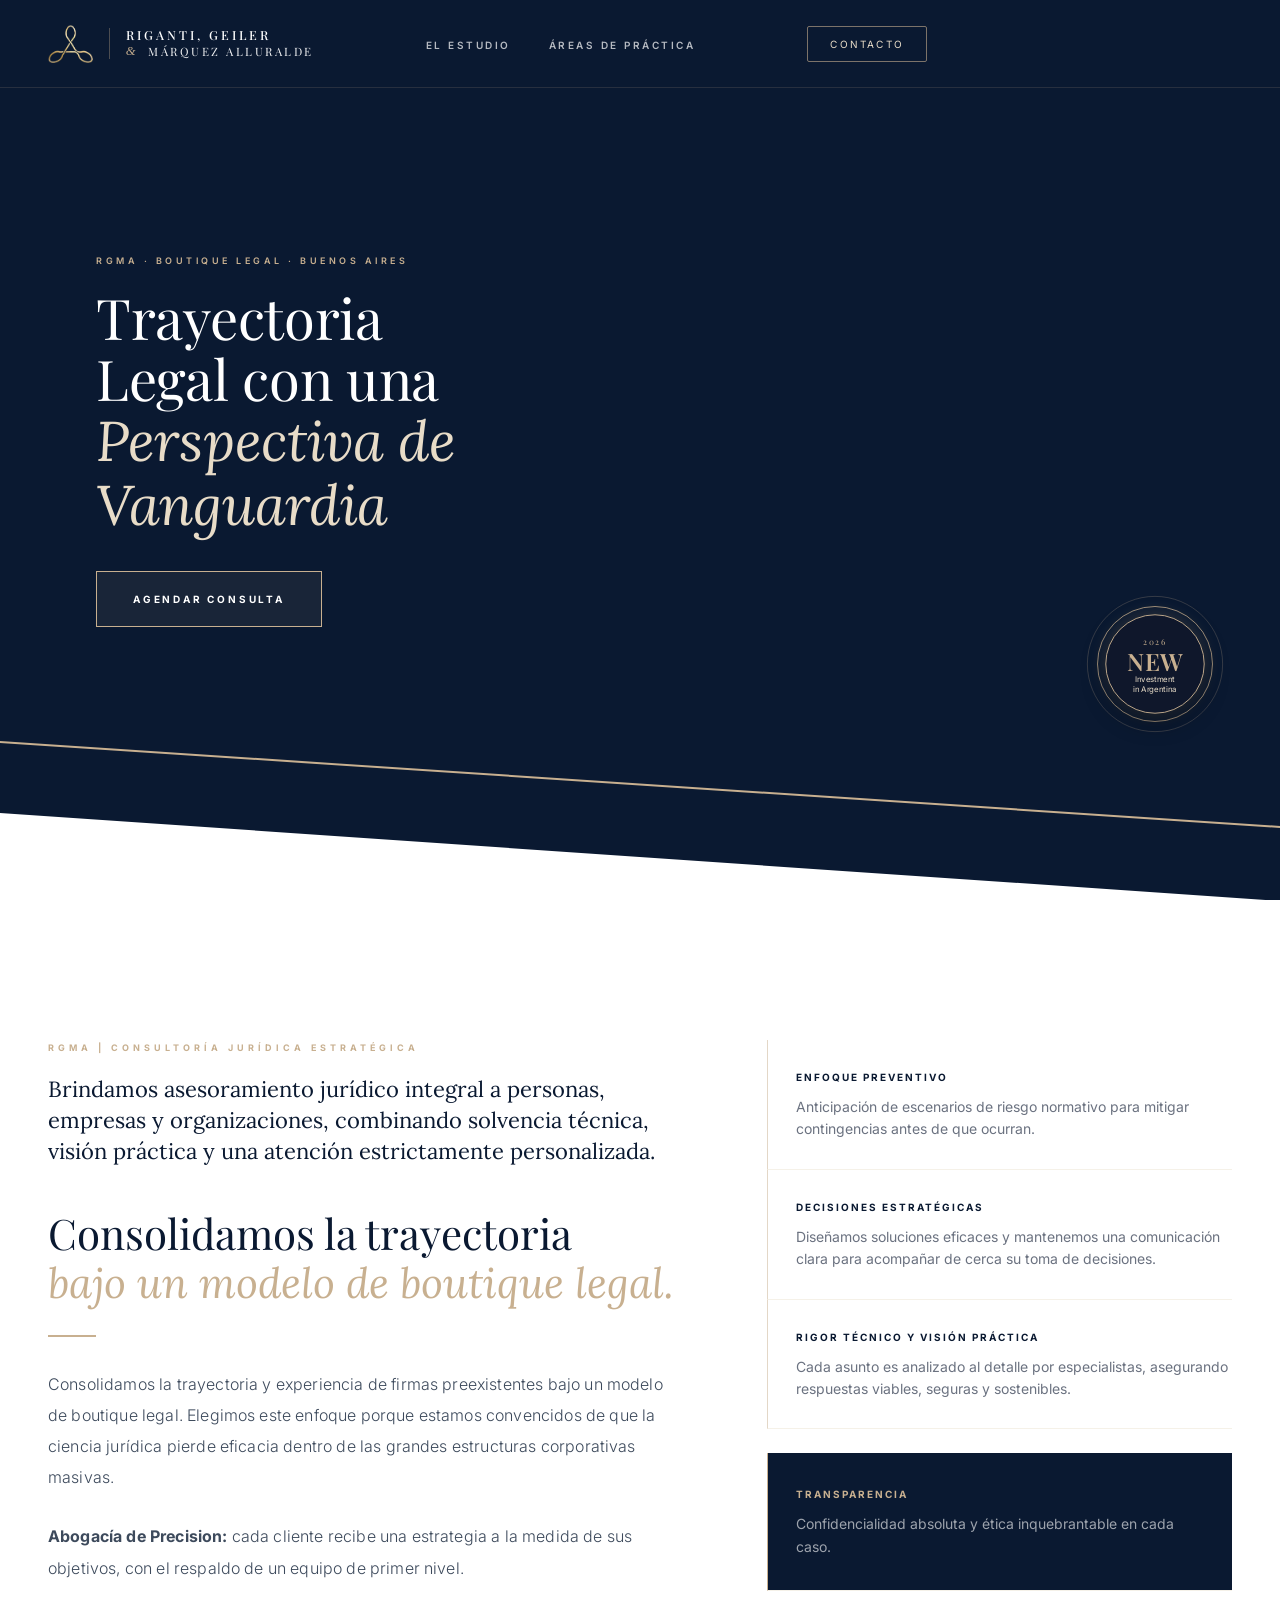
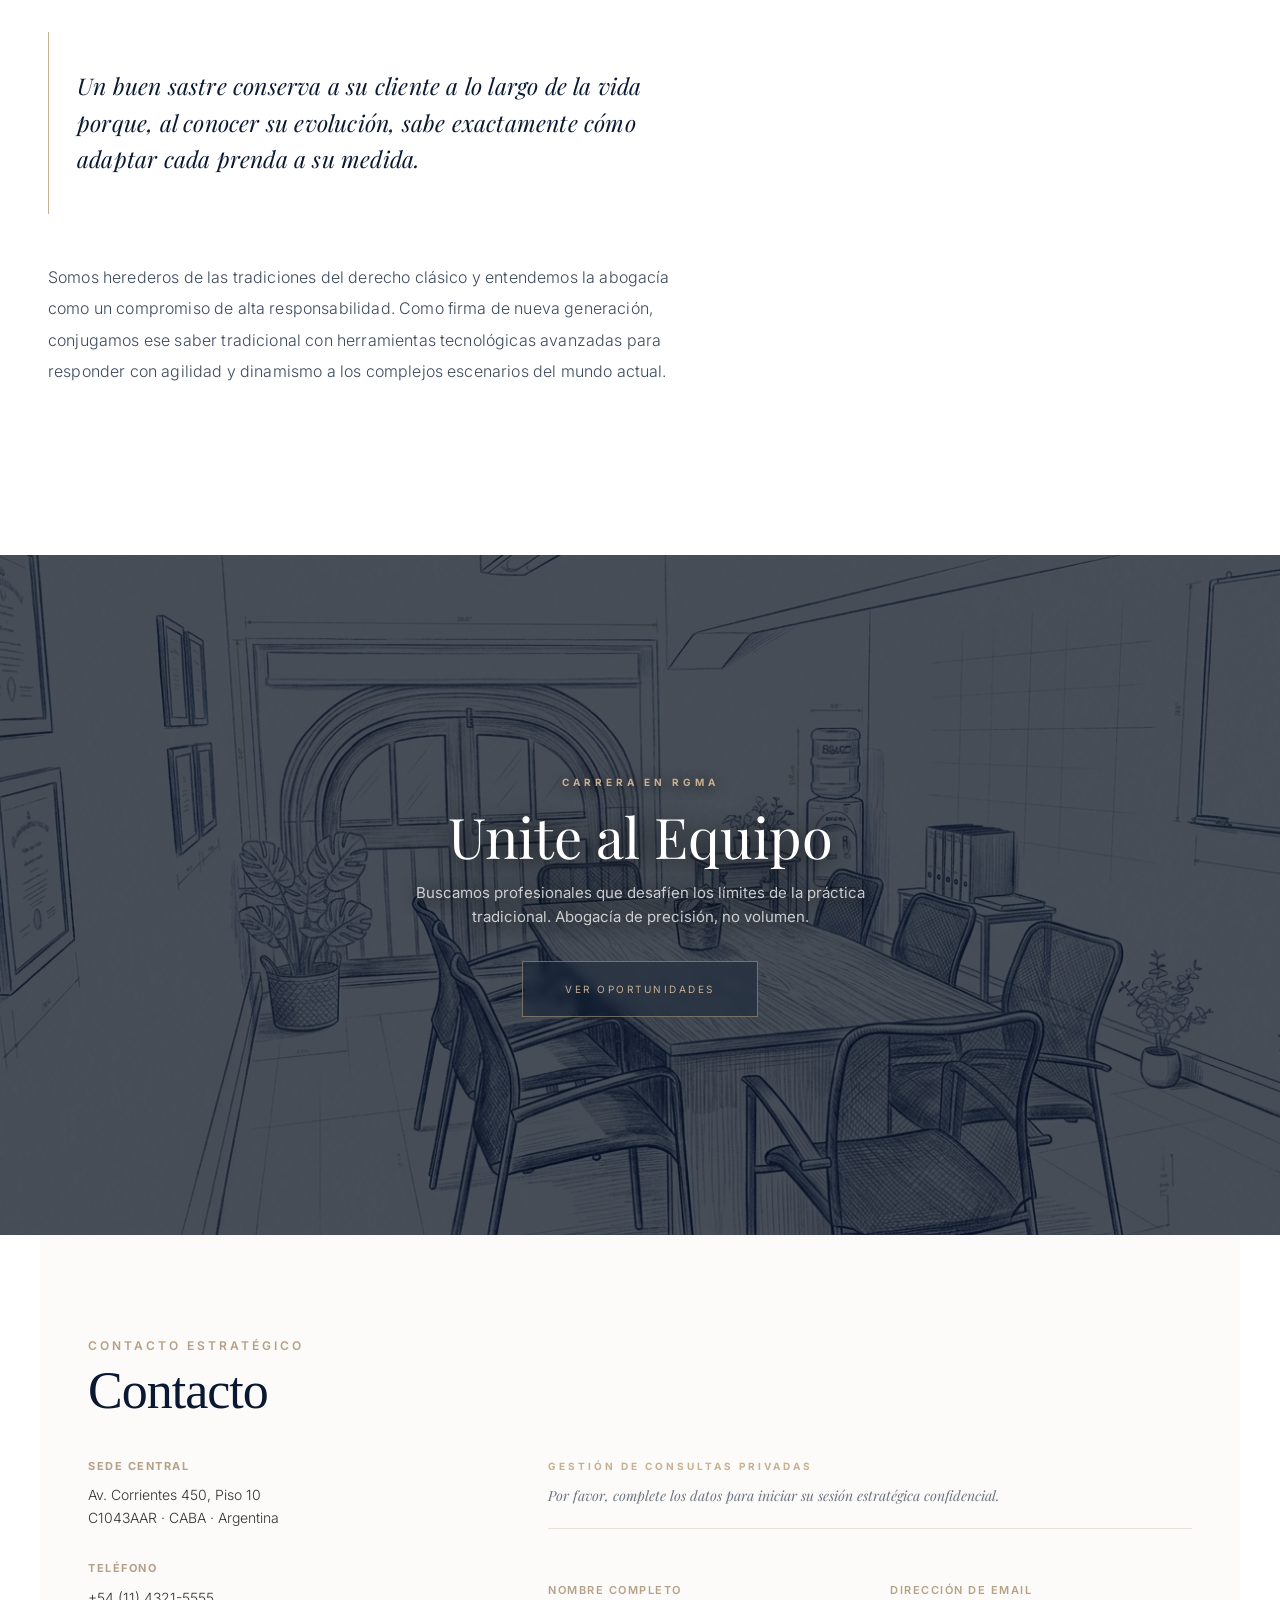
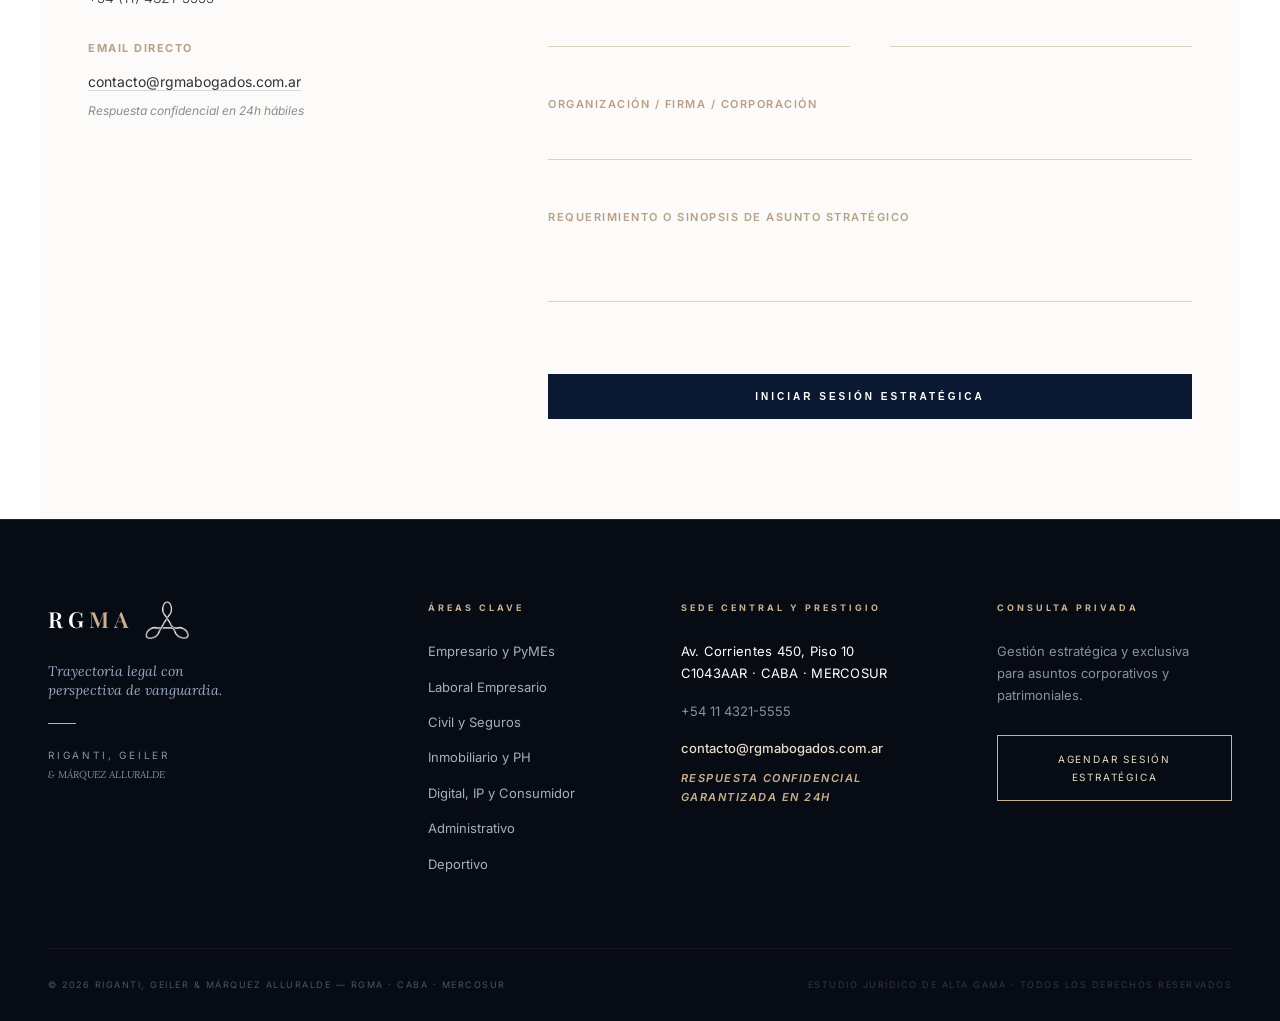
<file: index.html>
<!DOCTYPE html>
<html lang="es">
<head>
    <meta charset="UTF-8">
    <meta name="viewport" content="width=device-width, initial-scale=1.0">
    <title>Riganti, Geiler & Márquez Alluralde - Abogados | RGMA</title>
    <link rel="preconnect" href="https://fonts.googleapis.com">
    <link rel="preconnect" href="https://fonts.gstatic.com" crossorigin>
    <link href="https://fonts.googleapis.com/css2?family=Inter:wght@300;400&family=Playfair+Display:ital@0,400;1,400&display=swap" rel="stylesheet">
    <link rel="stylesheet" href="style.css">
    <style>
      /* FIX NUCLEAR - No pinta hasta que la fuente está lista */
      #inicio{opacity:0;}
      html.fonts-loaded #inicio{opacity:1; transition: opacity 0.4s ease;}
      html.fonts-failed #inicio{opacity:1;} /* por si falla Google */
    </style>
    <script>
      // Espera a que Playfair baje y recién muestra
      document.fonts.ready.then(function(){
        document.documentElement.classList.add('fonts-loaded');
      });
      // Fallback: si en 3s no carga, muestra igual
      setTimeout(function(){
        if(!document.documentElement.classList.contains('fonts-loaded')){
          document.documentElement.classList.add('fonts-failed');
        }
      }, 3000);
    </script>
</head>
<body>

<!-- CONTACTO FLOTANTE PREMIUM (Sin iconos de texto tipográficos) -->
<div class="barra-flotante-contacto">
    <a href="#contacto" class="item-flotante"><span>CONTACTO</span><div class="icono-flotante-svg"><svg viewBox="0 0 24 24" width="16" height="16" stroke="currentColor" stroke-width="1.5" fill="none"><path d="M4 4h16c1.1 0 2 .9 2 2v12c0 1.1-.9 2-2 2H4c-1.1 0-2-.9-2-2V6c0-1.1.9-2 2-2z"/><path d="m22 6-10 7L2 6"/></svg></div></a>
    <a href="tel:+541143215555" class="item-flotante"><span>LLAMAR</span><div class="icono-flotante-svg"><svg viewBox="0 0 24 24" width="16" height="16" stroke="currentColor" stroke-width="1.5" fill="none"><path d="M22 16.92v3a2 2 0 0 1-2.18 2 19.79 19.79 0 0 1-8.63-3.07 19.5 19.5 0 0 1-6-6 19.79 19.79 0 0 1-3.07-8.67A2 2 0 0 1 4.11 2h3a2 2 0 0 1 2 1.72 12.84 12.84 0 0 0 .7 2.81 2 2 0 0 1-.45 2.11L8.09 9.91a16 16 0 0 0 6 6l1.27-1.27a2 2 0 0 1 2.11-.45 12.84 12.84 0 0 0 2.81.7A2 2 0 0 1 22 16.92z"/></svg></div></a>
    <a href="#contacto" class="item-flotante"><span>UBICACIÓN</span><div class="icono-flotante-svg"><svg viewBox="0 0 24 24" width="16" height="16" stroke="currentColor" stroke-width="1.5" fill="none"><path d="M21 10c0 7-9 13-9 13s-9-6-9-13a9 9 0 0 1 18 0z"/><circle cx="12" cy="10" r="3"/></svg></div></a>
</div>

<header id="mainHeader" class="sticky-header-premium">
    <a href="index.html" class="marca-estudio">
  <div class="logo-lockup" style="display:flex;align-items:center;gap:12px">
    <!-- CAMBIO CLAVE: archivo que funciona -->
    <img src="logo-final.webp" alt="RGMA Logo" style="height:38px;width:auto;display:block;background:transparent!important;mix-blend-mode:normal!important;">
  </div>
  <div class="nombre-estudio">
    <span class="apellido-principal">RIGANTI, GEILER</span>
    <span class="apellido-secundario"><span style="font-family:'Times New Roman',serif;font-style:italic;font-weight:400;font-size:1.1em;margin-right:5px;color:#C8B090;">&</span> MÁRQUEZ ALLURALDE</span>
  </div>
</a>

    <nav class="nav-desktop">
      <ul>
        <li><a href="#inicio" class="nav-link-editorial">EL ESTUDIO</a></li>
        <li class="nav-item-mega">
          <a href="#" id="triggerMega" class="nav-link-editorial">ÁREAS DE PRÁCTICA</a>
          <div class="mega-panel">
            <div class="mega-left">
              <span>RGMA / 2026</span>
              <h2 class="mega-title-editorial">Áreas de<br>Práctica</h2>
              <div class="mega-line"></div>
              <p>Especialización<br>a medida.</p>
            </div>
            <!-- UNIFICADO A NOMENCLATURA PREMIUM (Limpieza de flechas texto) -->
          <div class="mega-grid-simple">
  <a href="./pymes.html">Empresario y PyMEs <span class="arrow-css"></span></a>
  <a href="./laboral-empresario.html">Laboral Empresario <span class="arrow-css"></span></a>
  <a href="./derechofamiliaysucesiones.html">Derecho de Familia y Sucesiones <span class="arrow-css"></span></a>
  <a href="./inmobiliario-ph.html">Inmobiliario y PH <span class="arrow-css"></span></a>
  <a href="./digital-ip-consumidor.html">Digital, IP y Consumidor <span class="arrow-css"></span></a>
  <a href="./derecho-administrativo.html">Administrativo <span class="arrow-css"></span></a>
  <a href="./deportivo.html">Deportivo <span class="arrow-css"></span></a>
  <a href="./contratos-preventivo.html">Contratos Preventivo <span class="arrow-css"></span></a>
  <a href="./litigio.html">Litigios <span class="arrow-css"></span></a>
</div>
          </div> 
        </li>
      </ul>
    </nav>
  <div class="right-group">
    <a href="#contacto" class="btn-nav-premium">CONTACTO</a>
    <a href="invertirenargentina.html" class="investment-pill-premium" id="investmentPill">
      <span class="pill-new">NEW 2026</span>
      <span class="pill-text">Investment in Argentina <svg class="arrow-external-svg" viewBox="0 0 24 24" width="12" height="12" stroke="currentColor" stroke-width="2" fill="none"><line x1="7" y1="17" x2="17" y2="7"/><polyline points="7 7 17 7 17 17"/></svg></span>
    </a>
    <button class="btn-burger" id="btnBurger" aria-label="Menu">
      <span></span><span></span><span></span>
    </button>
   </div>
</header>

<style>
/* BLINDAJE ANTI-CUADRADO BLANCO + ALTA COSTURA */
#mainHeader img{
  background:transparent!important;
  filter:none!important;
  mix-blend-mode:normal!important;
}
#mainHeader{
  background:#0A1931;
  border-bottom:1px solid rgba(200,176,144,.15);
}
.marca-estudio{
  display:flex;
  align-items:center;
  gap:16px;
  text-decoration:none;
  transition:opacity .35s cubic-bezier(0.2,0.8,0.2,1);
}
.marca-estudio:hover{opacity:.85}
.nombre-estudio{
  display:flex;
  flex-direction:column;
  border-left:1px solid rgba(200,176,144,.35);
  padding-left:16px;
  line-height:1.1;
}
.apellido-principal{font-family:'Playfair Display',serif;color:#fff;font-size:12.5px;letter-spacing:3px}
.apellido-secundario{font-family:'Playfair Display',serif;color:#fff;font-size:11.5px;letter-spacing:2.5px;margin-top:2px}

/* Transición suave para enlaces premium en lugar de flechas rígidas */
.mega-grid-simple a {
  position: relative;
  transition: all .4s cubic-bezier(0.2,0.8,0.2,1);
}
.mega-grid-simple a:hover {
  padding-left: 6px;
  color: #c5a880;
}
.btn-nav-premium { transition: all .35s cubic-bezier(0.2,0.8,0.2,1)!important }
.investment-pill-premium .pill-text { letter-spacing:1px; display: inline-flex; align-items: center; gap: 4px; }
</style>

<!-- MOBILE OVERLAY PREMIUM -->
<div class="mobile-overlay" id="mobileMenu">
  <div class="mobile-head">
    <span class="mobile-brand-editorial">RGMA</span>
    <button id="closeMobile" aria-label="Cerrar"><svg viewBox="0 0 24 24" width="20" height="20" stroke="currentColor" stroke-width="1.5" fill="none"><line x1="18" y1="6" x2="6" y2="18"/><line x1="6" y1="6" x2="18" y2="18"/></svg></button>
  </div>
  <ul class="mobile-links">
    <li><a href="#inicio">Inicio</a></li>
    <li><a href="#estudio">El Estudio</a></li>
    <li class="mobile-accordion">
      <button class="acc-btn-editorial" id="accAreas">Áreas de Práctica</button>
      <div class="acc-panel" id="panelAreas">
        <a href="corporativo-pymes.html">Corporativo y PyMEs</a>
        <a href="laboral-empresario.html">Laboral Empresario</a>
        <a href="civil-patrimonial-seguros.html">Civil, Patrimonial y Seguros</a>
        <a href="inmobiliario-ph.html">Inmobiliario y PH</a>
        <a href="digital-ip-consumidor.html">Digital, IP y Consumidor</a>
        <a href="administrativo-regulacion.html">Administrativo y Regulación</a>
        <a href="deportivo-entretenimiento.html">Deportivo y Entretenimiento</a>
      </div>
</li>
        <li><a href="invertirenargentina.html" class="mobile-investment-link">Investment in Argentina</a></li>
    <li><a href="#contacto">Contacto</a></li>
    <li class="mobile-cta"><a href="#contacto" class="btn-action-premium">AGENDAR CONSULTA</a></li>
  </ul>
</div>

<section id="inicio" class="hero-principal">
   <video autoplay muted loop playsinline class="hero-video" id="heroVideo">
    <source src="hero-acuarela-12s.mp4" type="video/mp4">
   </video>
    <div class="hero-overlay"></div>
    <div class="hero-contenedor-texto">
        <span class="hero-eyebrow">RGMA · BOUTIQUE LEGAL · BUENOS AIRES</span>
        <h1 class="hero-title-editorial">Trayectoria Legal con una<br><i>Perspectiva de Vanguardia</i></h1>
        <a href="#contacto" class="btn-premium-action">Agendar Consulta</a>
    </div>
<a href="invertirenargentina.html" class="investment-seal-link" id="investmentSeal">
      <div class="investment-seal">
        <div class="seal-ring"></div>
        <div class="seal-ring-2"></div>
        <div class="seal-content">
          <span class="seal-year">2026</span>
          <span class="seal-new">NEW</span>
          <span class="seal-text">Investment<br>in Argentina</span>
        </div>
      </div>
    </a>
</section>

<section id="estudio" class="section-estudio">
  <div class="estudio-grid">
    <div class="texto-estudio">
      <span class="eyebrow-editorial">RGMA | CONSULTORÍA JURÍDICA ESTRATÉGICA</span>
      <p class="lead-serif">Brindamos asesoramiento jurídico integral a personas, empresas y organizaciones, combinando solvencia técnica, visión práctica y una atención estrictamente personalizada.</p>
      <h2 class="title-editorial">Consolidamos la trayectoria<br><i>bajo un modelo de boutique legal.</i></h2>
      <div class="linea-decorativa"></div>
      <p class="paragraph-editorial">Consolidamos la trayectoria y experiencia de firmas preexistentes bajo un modelo de boutique legal. Elegimos este enfoque porque estamos convencidos de que la ciencia jurídica pierde eficacia dentro de las grandes estructuras corporativas masivas.</p>
      <p class="paragraph-editorial"><strong>Abogacía de Precision:</strong> cada cliente recibe una estrategia a la medida de sus objetivos, con el respaldo de un equipo de primer nivel.</p>
      <blockquote class="quote-editorial">Un buen sastre conserva a su cliente a lo largo de la vida porque, al conocer su evolución, sabe exactamente cómo adaptar cada prenda a su medida.</blockquote>
      <p class="paragraph-editorial">Somos herederos de las tradiciones del derecho clásico y entendemos la abogacía como un compromiso de alta responsabilidad. Como firma de nueva generación, conjugamos ese saber tradicional con herramientas tecnológicas avanzadas para responder con agilidad y dinamismo a los complejos escenarios del mundo actual.</p>
    </div>
    <div class="valores-col">
      <div class="tarjeta-valor"><h4 class="title-valor-editorial">ENFOQUE PREVENTIVO</h4><p>Anticipación de escenarios de riesgo normativo para mitigar contingencias antes de que ocurran.</p></div>
      <div class="tarjeta-valor"><h4 class="title-valor-editorial">DECISIONES ESTRATÉGICAS</h4><p>Diseñamos soluciones eficaces y mantenemos una comunicación clara para acompañar de cerca su toma de decisiones.</p></div>
      <div class="tarjeta-valor"><h4 class="title-valor-editorial">RIGOR TÉCNICO Y VISIÓN PRÁCTICA</h4><p>Cada asunto es analizado al detalle por especialistas, asegurando respuestas viables, seguras y sostenibles.</p></div>
      <div class="tarjeta-valor dark"><h4 class="title-valor-editorial">TRANSPARENCIA</h4><p>Confidencialidad absoluta y ética inquebrantable en cada caso.</p></div>
    </div>
  </div>
</section>

<!-- SECCIÓN DE CARRERA ADAPTADA (Sin flechas de texto) -->
<section class="seccion-cierre-premium">
  <div class="capa-fondo-imagen">
    <img src="oficina-lapiz.png" alt="Boceto Arquitectónico RGMA" class="imagen-boceto-blur">
  </div>
  <div class="contenido-cierre">
    <span class="eyebrow light-editorial">CARRERA EN RGMA</span>
    <h2 class="title-editorial-white">Unite al Equipo</h2>
    <p class="paragraph-editorial-light">Buscamos profesionales que desafíen los límites de la práctica tradicional. Abogacía de precisión, no volumen.</p>
    <a href="carrerargma.html" class="btn-premium-borde-clean">VER OPORTUNIDADES</a>
  </div>
</section>

<section class="seccion-contacto">
  
  <!-- CABECERA DEL BLOQUE EDITORIAL -->
  <div class="cabecera-contacto">
    <span class="tag-estrategico-editorial">CONTACTO ESTRATÉGICO</span>
    <h2 class="titulo-contacto-editorial">Contacto</h2>
  </div>

  <div class="contenedor-grilla">
    <!-- COLUMNA IZQUIERDA: Información de la Sede -->
    <div class="info-sede">
      <div class="bloque-info">
        <h3 class="title-sede-editorial">SEDE CENTRAL</h3>
        <p class="paragraph-sede-editorial">Av. Corrientes 450, Piso 10<br>C1043AAR · CABA · Argentina</p>
      </div>
      <div class="bloque-info">
        <h3 class="title-sede-editorial">TELÉFONO</h3>
        <p class="paragraph-sede-editorial">+54 (11) 4321-5555</p>
      </div>
      <div class="bloque-info">
        <h3 class="title-sede-editorial">EMAIL DIRECTO</h3>
        <a href="mailto:contacto@rgmabogados.com.ar" class="link-mail-editorial">contacto@rgmabogados.com.ar</a>
        <span class="subtexto-mail-editorial">Respuesta confidencial en 24h hábiles</span>
      </div>
    </div>
<!-- COLUMNA DERECHA: Gestión de Consultas Privadas (White Glove Experience) -->
    <form class="formulario-contacto-premium" action="https://formsubmit.co" method="POST">
      
      <!-- Mensaje introductorio de exclusividad que valida el estatus del cliente -->
      <div class="encabezado-formulario-premium">
        <p class="subtitulo-gestion-privada">GESTIÓN DE CONSULTAS PRIVADAS</p>
        <p class="leyenda-sesion-estrategica">Por favor, complete los datos para iniciar su sesión estratégica confidencial.</p>
      </div>

      <!-- Fila de dos columnas idénticas (50% y 50%) -->
      <div class="fila-doble-premium">
        <div class="grupo-campo-premium">
          <label for="nombre" class="label-editorial">NOMBRE COMPLETO</label>
          <input type="text" id="nombre" name="nombre" required class="input-editorial">
        </div>
        <div class="grupo-campo-premium">
          <label for="email" class="label-editorial">DIRECCIÓN DE EMAIL</label>
          <input type="email" id="email" name="email" required class="input-editorial">
        </div>
      </div>

      <!-- Filas de ancho completo -->
      <div class="grupo-campo-premium">
        <label for="empresa" class="label-editorial">ORGANIZACIÓN / FIRMA / CORPORACIÓN</label>
        <input type="text" id="empresa" name="empresa" class="input-editorial">
      </div>

      <div class="grupo-campo-premium">
        <label for="consulta" class="label-editorial">REQUERIMIENTO O SINOPSIS DE ASUNTO STRATÉGICO</label>
        <textarea id="consulta" name="consulta" rows="2" required class="textarea-editorial"></textarea>
      </div>

      <!-- Fila de acción final simplificada y premium -->
      <div class="fila-accion-premium">
        <button type="submit" class="btn-enviar-premium">INICIAR SESIÓN ESTRATÉGICA</button>
      </div>
    </form>

  </div>
</section>

<style>
/* CSS ADAPTADO AL LOOK EDITORIAL Y ATENCIÓN DE ALTA GAMA */
.section-contacto{max-width:1320px;margin:0 auto;padding:120px 48px;background:#FCFBF9}
.encabezado-formulario-premium{margin-bottom:40px;border-bottom:1px solid #E8E2D6;padding-bottom:20px}
.subtitulo-gestion-privada{font-size:10px;letter-spacing:3px;color:#C8B090;font-weight:700;margin:0 0 8px 0}
.leyenda-sesion-estrategica{font-family:'Playfair Display';font-style:italic;font-size:14px;color:#6B7280;margin:0}
.section-contacto h2{font-family:'Playfair Display';font-size:56px;font-weight:300;color:#0A1931;line-height:1;letter-spacing:-1px}

/* FORMULARIO PREMIUM Y JERARQUÍA TIPOGRÁFICA ESTRICTA */
.fila-doble-premium{display:grid;grid-template-columns:1fr 1fr;gap:40px}
.grupo-campo-premium{position:relative;margin-bottom:36px;display:flex;flex-direction:column}
.input-editorial, .textarea-editorial{
  width:100%;border:0;border-bottom:1px solid #E8E2D6;background:transparent;
  padding:12px 0;font-size:14px;font-family:'Inter',sans-serif;color:#0A1931;outline:none;transition:border-color .4s ease
}
.textarea-editorial{resize:none;height:70px}
.label-editorial{
  font-size:9px;letter-spacing:2.5px;color:#C8B090;font-weight:700;margin-bottom:6px;text-transform:uppercase;font-family:'Inter',sans-serif
}
.input-editorial:focus, .textarea-editorial:focus{border-bottom:1px solid #0A1931}

/* BOTÓN DE ACCIÓN REFINADO (Evita saltos bruscos, el lujo se mueve despacio) */
.fila-accion-premium{margin-top:24px;display:flex;align-items:center}
.btn-enviar-premium{
  background:#0A1931;color:#fff;border:1px solid #0A1931;
  padding:16px 42px;font-size:10px;letter-spacing:3px;font-weight:700;
  cursor:pointer;transition:all 0.4s cubic-bezier(0.2,0.8,0.2,1);text-transform:uppercase
}
.btn-enviar-premium:hover{background:transparent;color:#0A1931;letter-spacing:3.3px}

@media(max-width:900px){
  .fila-doble-premium{grid-template-columns:1fr;gap:0}
  .section-contacto{padding:80px 24px}
}
</style>
<!-- FOOTER INSTITUCIONAL SÓLIDO (Firma Visual White Glove) -->
<footer class="footer-rgm-premium">
  <div class="footer-inner-editorial">
    <div class="f-col brand-premium">
      <div class="footer-logo-lockup-premium">
        <div class="footer-logo-text-premium">RG<span class="ma-gold">MA</span></div>
        <img src="logo-final.webp" alt="RGMA" class="footer-isologo-premium">
      </div>
      <p class="f-claim-editorial">Trayectoria legal con<br>perspectiva de vanguardia.</p>
      <div class="f-line-premium"></div>
      <div class="f-copy-brand-editorial">
        <span>RIGANTI, GEILER</span><br>
        <span class="f-italic-editorial">& MÁRQUEZ ALLURALDE</span>
      </div>
    </div>

    <div class="f-col-editorial">
      <span class="f-title-editorial">ÁREAS CLAVE</span>
      <a href="derecho-empresarial.html" class="f-link-editorial">Empresario y PyMEs</a>
      <a href="derecho-laboral.html" class="f-link-editorial">Laboral Empresario</a>
      <a href="derecho-civil-seguros.html" class="f-link-editorial">Civil y Seguros</a>
      <a href="derecho-inmobiliario.html" class="f-link-editorial">Inmobiliario y PH</a>
      <a href="derecho-consumidor.html" class="f-link-editorial">Digital, IP y Consumidor</a>
      <a href="derecho-administrativo.html" class="f-link-editorial">Administrativo</a>
      <a href="derecho-deportivo.html" class="f-link-editorial">Deportivo</a>
    </div>

    <div class="f-col-editorial">
      <span class="f-title-editorial">SEDE CENTRAL Y PRESTIGIO</span>
      <p class="f-address-protagonist">Av. Corrientes 450, Piso 10<br>C1043AAR · CABA · MERCOSUR</p>
      <div class="f-contact-premium">
        <p class="f-phone-premium">+54 11 4321-5555</p>
        <p class="f-email-protagonist">contacto@rgmabogados.com.ar</p>
        <span class="f-confidential-badge">Respuesta confidencial garantizada en 24h</span>
      </div>
    </div>

    <div class="f-col-editorial">
      <span class="f-title-editorial">CONSULTA PRIVADA</span>
      <p class="f-consulta-txt-editorial">Gestión estratégica y exclusiva<br>para asuntos corporativos y patrimoniales.</p>
      <a href="#contacto" class="f-btn-premium">AGENDAR SESIÓN ESTRATÉGICA</a>
    </div>
  </div>

  <div class="f-bottom-editorial">
    <p>© 2026 RIGANTI, GEILER & MÁRQUEZ ALLURALDE — RGMA · CABA · MERCOSUR</p>
    <p class="f-legal-small-editorial">Estudio jurídico de alta gama · Todos los derechos reservados</p>
  </div>
</footer>

<script>
const header = document.getElementById('mainHeader');
const hero = document.querySelector('.hero-principal');
const v = document.getElementById('heroVideo');

// Video fade premium
v?.addEventListener('loadeddata', ()=> v.classList.add('is-loaded'));
setTimeout(()=> v?.classList.add('is-loaded'), 800);

window.addEventListener('scroll', () => {
  if (window.scrollY > 80) { header.classList.add('shrink'); } else { header.classList.remove('shrink'); }
  if(hero && window.scrollY > hero.offsetHeight - 150){ document.body.classList.add('pill-visible'); } else { document.body.classList.remove('pill-visible'); }
}, {passive:true});
// MOBILE MENU + ACCORDION (Experiencia fluida y refinada)
const burger = document.getElementById('btnBurger');
const mobileMenu = document.getElementById('mobileMenu');
const closeMobile = document.getElementById('closeMobile');
const accBtn = document.getElementById('accAreas'); 
const accPanel = document.getElementById('panelAreas');

burger?.addEventListener('click', ()=> { mobileMenu.classList.add('open'); document.body.style.overflow='hidden'; });
closeMobile?.addEventListener('click', ()=> { mobileMenu.classList.remove('open'); document.body.style.overflow=''; });
accBtn?.addEventListener('click', ()=> {
  accPanel.classList.toggle('open');
  accBtn.classList.toggle('active-premium'); // Controla la rotación limpia mediante CSS
});
mobileMenu?.querySelectorAll('a').forEach(a=> a.addEventListener('click', ()=> { mobileMenu.classList.remove('open'); document.body.style.overflow=''; }));
</script>

</body>
</html>
</file>
<file: style.css>
@import url('https://fonts.googleapis.com/css2?family=Playfair+Display:wght@300;400;600&family=Inter:wght@300;400;500;600;700&family=Lora:ital,wght@0,300;1,400&display=swap');

:root{
  --navy:#0A1931;
  --navy-soft:#0F1A33;
  --dorado:#C8B090;
  --dorado-light:#E8DCC8;
  --texto:#2C3E50;
  --ink:#111827;
  --line:#E8E2D6;
  --blanco:#fff;
  --paper:#FCFBF9;
}

*{margin:0;padding:0;box-sizing:border-box;scroll-behavior:smooth}
body{font-family:'Inter',sans-serif;color:var(--texto);background:var(--blanco);line-height:1.8;-webkit-font-smoothing:antialiased}
h1,h2,h3{font-family:'Playfair Display',serif;color:var(--navy)}

/* HEADER HIGH-END - STICKY FIXED */
header.sticky-header-premium{
  position:fixed;top:0;left:0;width:100%;z-index:1000;
  padding:0 48px;height:88px;
  display:flex;justify-content:space-between;align-items:center;
  background:rgba(10,25,49,0.92);
  backdrop-filter:blur(14px);-webkit-backdrop-filter:blur(14px);
  border-bottom:1px solid rgba(200,176,144,0.12);
  transition:all .4s cubic-bezier(0.2,0.8,0.2,1);
}
header.sticky-header-premium.shrink{height:72px;background:rgba(10,25,49,0.98);box-shadow:0 8px 30px rgba(0,0,0,.35)}

/* LOGO MARCA INSTITUCIONAL */
.marca-estudio{display:flex;align-items:center;gap:18px;text-decoration:none;flex:0 0 auto}
.logo-lockup{display:flex;align-items:center;gap:10px}
.logo-text{font-family:'Playfair Display',serif;font-size:20px;letter-spacing:5px;font-weight:600;color:var(--blanco);line-height:1}
.logo-text .ma-gold{color:var(--dorado);font-weight:600;opacity:.95}
.logo-icon-header{width:34px;height:auto;display:block;mix-blend-mode:screen;opacity:.95;filter: brightness(0) invert(1);}
header.shrink .logo-icon-header{width:28px}

.nombre-estudio{display:flex;flex-direction:column;gap:2px;line-height:1}
.apellido-principal{color:#fff;font-size:13px;letter-spacing:.18em;display:block;font-weight:500;text-transform:uppercase;font-family:'Playfair Display',serif;line-height:1.1}
.apellido-secundario{color:var(--dorado);font-size:13px;letter-spacing:.12em;display:flex;align-items:center;gap:5px;text-transform:uppercase;font-family:'Playfair Display',serif;font-weight:300;line-height:1.1;opacity:.95}
.apellido-secundario i{font-family:'Lora',serif;font-style:italic;font-weight:400;font-size:1.2em}

/* NAV DESKTOP - ENFOQUE EDITORIAL (Tracking amplio y limpio) */
.nav-desktop{flex:1;display:flex;justify-content:center}
.nav-desktop ul{display:flex;list-style:none;gap:38px;align-items:center;margin:0}
.nav-desktop .nav-link-editorial{color:rgba(255,255,255,.7);font-size:10px;letter-spacing:2.5px;text-transform:uppercase;font-weight:600;text-decoration:none;position:relative;transition:.3s}
.nav-desktop .nav-link-editorial:hover{color:var(--dorado)}
.nav-desktop .nav-link-editorial::after{content:"";position:absolute;left:0;bottom:-6px;width:0;height:1px;background:var(--dorado);transition:.3s}
.nav-desktop .nav-link-editorial:hover::after{width:100%}

/* BOTÓN DE ACCIÓN REFINADO (Reemplaza botones genéricos y Área Flex) */
.right-group{display:flex!important;align-items:center!important;gap:16px!important;flex:0 0 auto}
.btn-nav-premium{border:1px solid rgba(200,176,144,.6);padding:0 22px;height:36px;display:inline-flex;align-items:center;background:transparent;color:var(--dorado-light);font-size:10px;letter-spacing:2.2px;text-decoration:none;border-radius:2px;transition:all .4s ease}
.btn-nav-premium:hover{background:var(--dorado);color:var(--navy);border-color:var(--dorado);transform:translateY(-1px)}

/* PILL DE INVERSIONES - EXPERIENCIA WHITE GLOVE */
.investment-pill-premium{display:inline-flex;align-items:center;gap:8px;background:#fff;border:1px solid var(--line);padding:6px 14px 6px 6px;border-radius:40px;text-decoration:none;opacity:0;transform:translateY(10px);pointer-events:none;transition:all .5s cubic-bezier(0.2,0.8,0.2,1)}
body.pill-visible .investment-pill-premium{opacity:1;transform:translateY(0);pointer-events:auto}
.pill-new{background:var(--navy);color:#fff;font-size:8px;letter-spacing:1.5px;font-weight:700;padding:5px 8px;border-radius:20px}
.pill-text{font-size:10px;letter-spacing:1.2px;font-weight:600;color:var(--navy)}

/* MEGA MENU PREMIUM (Transición invisible y pulida sin flechas tipográficas) */
.nav-item-mega{position:static!important}
.mega-panel{
  position:absolute;left:0;right:0;top:100%;
  background:var(--paper);padding:42px 48px 44px;
  display:grid;grid-template-columns:190px 1fr;gap:48px;
  z-index:9999;border-top:1px solid var(--line);
  box-shadow:0 30px 60px rgba(10,25,49,.12);
  opacity:0;visibility:hidden;transform:translateY(12px);
  transition:all .45s cubic-bezier(0.2,0.8,0.2,1);
}
.nav-item-mega:hover .mega-panel{opacity:1;visibility:visible;transform:translateY(0)}
.mega-left span{font-size:9px;letter-spacing:3px;color:var(--dorado);font-weight:700;display:block;margin-bottom:14px}
.mega-title-editorial{font-family:'Playfair Display',serif;font-size:24px;font-weight:300;line-height:1.15;color:var(--navy);display:block}
.mega-line{width:32px;height:1.5px;background:var(--dorado);margin:18px 0}
.mega-left p{font-family:'Lora',serif;font-style:italic;font-size:14px;line-height:1.4;color:#6B7280}

.mega-grid-simple{display:grid;grid-template-columns:repeat(3,1fr);gap:14px 32px;align-content:start}
.mega-grid-simple a{
  font-family:'Inter',sans-serif;font-size:12.5px;font-weight:500;
  color:var(--navy);text-decoration:none;
  padding:12px 0;border-bottom:1px solid #F0EBE0;
  display:flex;justify-content:space-between;align-items:center;
  transition:.4s cubic-bezier(0.2,0.8,0.2,1);letter-spacing:.2px
}
.mega-grid-simple a .arrow-css {
  width: 6px; height: 6px; border-top: 1px solid var(--dorado); border-right: 1px solid var(--dorado);
  transform: rotate(45deg) translateX(-4px); opacity: 0; transition: all .4s ease;
}
.mega-grid-simple a:hover{color:var(--dorado);padding-left:6px}
.mega-grid-simple a:hover .arrow-css{opacity:1;transform: rotate(45deg) translateX(0)}

/* HERO PREMIUM - EXPERIENCIA VISUAL INMERSIVA */
.hero-principal{min-height:100vh;display:flex;align-items:center;padding:0 48px;position:relative;overflow:hidden;background:var(--navy)}
.hero-video{position:absolute;top:0;left:0;width:100%;height:100%;object-fit:cover;z-index:1;opacity:0;transition:opacity 1.2s ease}
.hero-video.is-loaded{opacity:1}
.hero-overlay{position:absolute;inset:0;background:linear-gradient(90deg,rgba(10,25,49,0.94) 0%,rgba(10,25,49,0.78) 45%,rgba(10,25,49,0.32) 100%);z-index:2}
.hero-principal::after{content:"";position:absolute;bottom:-1px;left:0;width:100%;height:160px;background:var(--blanco);clip-path:polygon(0 45%,100% 100%,100% 100%,0 100%);z-index:4}
.hero-principal::before{content:"";position:absolute;bottom:158px;left:0;width:100%;height:1.5px;background:var(--dorado);transform:skewY(3.8deg);transform-origin:left;z-index:10}

.hero-contenedor-texto{position:relative;z-index:3;max-width:720px;margin-top:-20px}
.hero-eyebrow{font-size:9px;letter-spacing:3.5px;color:var(--dorado);font-weight:600;display:block;margin-bottom:18px;text-transform:uppercase}
.hero-title-editorial{font-family:'Playfair Display',serif;font-size:58px;line-height:1.08;color:var(--blanco);font-weight:300;margin-bottom:36px;letter-spacing:-0.5px}
.hero-title-editorial i{font-family:'Lora',serif;font-style:italic;font-weight:300;color:var(--dorado-light)}

/* BOTÓN DE ACCIÓN PRINCIPAL (Sin caracteres tipográficos ordinarios) */
.btn-premium-action{
  display:inline-flex;align-items:center;
  border:1px solid var(--dorado);color:#fff;padding:18px 42px;
  font-size:10px;letter-spacing:3px;text-transform:uppercase;
  font-weight:700;transition:all .45s cubic-bezier(0.2,0.8,0.2,1);
  text-decoration:none;background:rgba(200,176,144,0.08);cursor:pointer;
}
.btn-premium-action:hover{background:var(--dorado);color:var(--navy);transform:translateY(-2px);letter-spacing:3.3px}

/* INVESTMENT PILL - EXCLUSIVIDAD REFINADA */
.investment-pill-premium{
  display:inline-flex;align-items:center;gap:10px;
  height:36px;padding:0 16px 0 8px;
  border:1px solid rgba(200,176,144,0.45);
  border-radius:40px;
  background:rgba(10,25,49,0.7);
  backdrop-filter:blur(10px);-webkit-backdrop-filter:blur(10px);
  text-decoration:none;white-space:nowrap;
  opacity:0;transform:translateX(18px);
  pointer-events:none;
  transition:all .6s cubic-bezier(0.2,0.8,0.2,1)
}
.arrow-external-svg{transition:transform .4s ease;color:var(--dorado-light)}
.investment-pill-premium:hover .arrow-external-svg{transform:translate(2px, -2px)}
.pill-new{
  font-family:'Inter',sans-serif;font-size:8px;
  font-weight:700;letter-spacing:1.5px;color:var(--navy);
  background:var(--dorado);padding:5px 9px;border-radius:20px;line-height:1
}
.pill-text{font-size:10px;letter-spacing:1px;color:var(--dorado-light);font-weight:500;text-transform:uppercase}
body.pill-visible .investment-pill-premium{opacity:1;transform:translateX(0);pointer-events:auto}
.investment-pill-premium:hover{border-color:var(--dorado);transform:translateY(-1px)}

/* MEGA GRID EDITORIAL */
.mega-link-title{
  font-family:'Inter',sans-serif;
  font-size:11px;
  font-weight:700;
  color:var(--navy);
  text-decoration:none;
  text-transform:uppercase;
  letter-spacing:1.2px;
  display:flex;
  align-items:center;
  gap:10px;
  padding:16px 0;
  border-bottom:1px solid #F0EBE0;
  transition:all .3s ease;
}
.mega-link-title span{
  width:4px; height:4px; background:var(--navy); display:block; flex-shrink:0;
  transition: background .4s ease;
}
.mega-link-title:hover{ color:var(--dorado); padding-left:6px; }
.mega-link-title:hover span{ background:var(--dorado); }

.mega-panel{
  background:#FCFBF9 !important;
  padding:0 !important;
  display:grid;
  grid-template-columns:220px 1fr;
  border-top:1px solid var(--dorado);
  box-shadow:0 30px 60px rgba(10,25,49,.18);
  opacity:0;visibility:hidden;transform:translateY(10px);
  transition:all .45s cubic-bezier(0.2,0.8,0.2,1);
}
.nav-item-mega:hover .mega-panel{ 
  display:grid; 
  opacity:1;visibility:visible;transform:translateY(0);
}

.mega-left{
  background:var(--navy);padding:32px 28px;
  display:flex;flex-direction:column;gap:0;
}
.mega-left span{font-size:8px;letter-spacing:3px;color:var(--dorado);font-weight:700;display:block;margin-bottom:16px}
.mega-left .mega-title-editorial{font-family:'Playfair Display',serif;font-size:22px;font-weight:300;color:#fff;line-height:1.15;display:block}
.mega-left .mega-line{width:28px;height:1px;background:var(--dorado);margin:20px 0}
.mega-left p{font-family:'Lora',serif;font-style:italic;font-size:13px;color:rgba(255,255,255,.6);line-height:1.5}

/* FIX GAP MEGA MENU */
header, nav ul{ overflow:visible !important; }
.nav-item-mega{ position:static !important; padding-bottom:24px; margin-bottom:-24px; }
.mega-panel{ top:100% !important; margin-top:-1px !important; left:0 !important; right:0 !important; }
.mega-panel::before{
  content:'';position:absolute;top:-20px;left:0;width:100%;height:20px;background:transparent;
}

/* MOBILE MENU PREMIUM OSCURO */
.btn-burger{
  display:none;width:42px;height:42px;
  border:1px solid rgba(200,176,144,.3);background:transparent;
  flex-direction:column;justify-content:center;align-items:center;gap:5px;cursor:pointer
}
.btn-burger span{width:18px;height:1px;background:var(--dorado-light);display:block;transition:.3s}

.mobile-overlay{
  position:fixed !important;
  top:0;right:-100%;left:auto;
  width:88%;max-width:380px;height:100vh;
  background:var(--navy) !important;
  z-index:10000;display:block;padding:0 !important;
  overflow-y:auto;transition:right .5s cubic-bezier(0.2,0.8,0.2,1) !important;
  border-left:1px solid rgba(200,176,144,.15);
}
.mobile-overlay.open{ right:0 !important; }
.mobile-head{display:flex;justify-content:space-between;align-items:center;padding:28px 32px;border-bottom:1px solid rgba(200,176,144,.15)}
.mobile-head .mobile-brand-editorial{font-family:'Playfair Display',serif;letter-spacing:4px;color:#fff;font-size:14px}
.mobile-head button{background:none;border:1px solid rgba(200,176,144,.3);color:var(--dorado);width:36px;height:36px;display:flex;align-items:center;justify-content:center;cursor:pointer}
.mobile-links{list-style:none;padding:20px 32px}
.mobile-links li{border-bottom:1px solid rgba(255,255,255,.06)}
.mobile-links a{color:rgba(255,255,255,.75) !important;display:block;padding:18px 0;font-size:13px;letter-spacing:1px;text-decoration:none !important;transition:.3s}
.mobile-links a:hover{color:var(--dorado) !important;padding-left:6px}

.acc-btn-editorial{width:100%;background:none;border:0;color:rgba(255,255,255,.75);display:flex;justify-content:space-between;align-items:center;padding:18px 0;font-size:13px;cursor:pointer;position:relative;font-family:'Inter',sans-serif;}
.acc-btn-editorial::after{content:'';width:6px;height:6px;border-right:1px solid var(--dorado);border-bottom:1px solid var(--dorado);transform:rotate(45deg);transition:transform .4s ease;margin-right:4px}
.acc-btn-editorial.active-premium::after{transform:rotate(-135deg)}
.acc-panel{max-height:0;overflow:hidden;transition:max-height .4s ease;padding-left:12px}
.acc-panel.open{max-height:600px;padding-bottom:16px}
.acc-panel a{font-size:12px !important;padding:12px 0 !important;color:rgba(255,255,255,.55) !important}
.mobile-cta .btn-action-premium{background:transparent;border:1px solid var(--dorado);color:var(--dorado) !important;text-align:center;margin-top:24px;padding:14px 0;font-size:11px;font-weight:600 !important;letter-spacing:2.5px !important;text-transform:uppercase;transition:all 0.4s ease}

@media(max-width:1100px){
  .btn-burger{display:flex}
  .nav-desktop{display:none}
  .mega-grid-simple{ grid-template-columns:1fr; }
  header.sticky-header-premium{padding:0 24px}
}
/* === ESTUDIO - ESPACIO EDITORIAL DE LUJO === */
.section-estudio{padding:140px 48px;background:var(--blanco)}
.estudio-grid{display:grid;grid-template-columns:1.15fr .85fr;gap:90px;max-width:1400px;margin:0 auto}

.eyebrow-editorial{font-size:9px;letter-spacing:4px;color:var(--dorado);font-weight:700;display:block;margin-bottom:18px;text-transform:uppercase;font-family:'Inter',sans-serif}
.eyebrow.light-editorial{color:var(--dorado);font-size:9px;letter-spacing:4px;font-weight:700;display:block;text-transform:uppercase}
.lead-serif{font-family:'Lora',serif;font-size:22px;font-weight:300;line-height:1.4;color:var(--navy);margin-bottom:42px}
.texto-estudio .title-editorial{font-size:42px;line-height:1.15;margin:8px 0 28px;font-weight:300;color:var(--navy)}
.texto-estudio .title-editorial i{color:var(--dorado);font-family:'Lora',serif;font-weight:300;font-style:italic}
.linea-decorativa{width:48px;height:1.5px;background:var(--dorado);margin:0 0 32px 0}
.paragraph-editorial{font-weight:300;font-size:16px;margin-bottom:28px;line-height:1.95;color:#3D4A5C;letter-spacing:0.01em}
.quote-editorial{
  border-left:1.5px solid var(--dorado);
  padding-left:24px;margin:42px 0;
  font-family:'Playfair Display',serif;font-style:italic;
  font-size:22px;line-height:1.35;color:var(--navy)
}

.valores-col{display:flex;flex-direction:column;gap:0}
.tarjeta-valor{border-left:1px solid rgba(200,176,144,.5);padding:28px 0 28px 28px;margin-bottom:0;border-bottom:1px solid #F5F1E8;transition:.4s}
.tarjeta-valor:hover{border-left-color:var(--dorado);background:var(--paper);padding-left:34px}
.title-valor-editorial{font-family:'Inter',sans-serif;font-size:10px;letter-spacing:2px;text-transform:uppercase;color:var(--navy);margin-bottom:10px;font-weight:700}
.tarjeta-valor p{font-size:14px;line-height:1.6;color:#6B7280;margin:0}
.tarjeta-valor.dark{background:var(--navy);border-left:1.5px solid var(--dorado);padding:32px 28px;margin-top:24px}
.tarjeta-valor.dark .title-valor-editorial{color:var(--dorado)}
.tarjeta-valor.dark p{color:rgba(255,255,255,.6)}

/* HERO FIJO E INSTANTÁNEO - ESTILO WHITE GLOVE */
.hero-principal{
  position:relative;background:var(--navy);
  min-height:100vh;overflow:hidden;
  display:flex;align-items:center;
}
.hero-video{
  position:absolute;top:0;left:0;width:100%;height:100%;
  object-fit:cover;z-index:1;opacity:0;transition:opacity 1.4s ease;display:block
}
.hero-video.is-loaded{opacity:1}
.hero-overlay{
  position:absolute;inset:0;z-index:2;
  background:linear-gradient(90deg, rgba(10,25,49,0.92) 0%, rgba(10,25,49,0.65) 50%, rgba(10,25,49,0.2) 100%)
}
.hero-contenedor-texto{
  position:relative;z-index:3;width:52%;max-width:680px;
  margin-left:48px;margin-top:-20px;
}
.hero-contenedor-texto .hero-title-editorial{
  font-size:56px;line-height:1.08;color:#fff;font-weight:300;
  margin-bottom:36px;letter-spacing:-0.3px;
  min-height:auto;white-space:normal;text-wrap:balance
}

/* BOTÓN DE ACCIÓN REFINADO DEL HERO (Bypass de flechas tipográficas por transiciones fluidas) */
.btn-premium-action{
  display:inline-flex;align-items:center;
  border:1px solid var(--dorado);color:#fff;padding:18px 36px;
  font-size:10px;letter-spacing:2.8px;text-transform:uppercase;
  font-weight:700;transition:all .45s cubic-bezier(0.2,0.8,0.2,1);
  text-decoration:none;background:rgba(200,176,144,0.08)
}
.btn-premium-action:hover{background:var(--dorado);color:var(--navy);transform:translateY(-2px);letter-spacing:3px}

/* SELLO NEW 2026 - COMPLEMENTO DE ALTA GAMA */
.investment-seal-link{
  position:absolute;bottom:18%;right:4%;z-index:4;
  text-decoration:none;transform:scale(0.92);transition:.4s
}
.investment-seal-link:hover{transform:scale(1)}
.investment-seal{width:148px;height:148px;position:relative;display:flex;align-items:center;justify-content:center}
.seal-content{
  width:108px;height:108px;background:#0F172B;border:1px solid var(--dorado);
  border-radius:50%;display:flex;flex-direction:column;align-items:center;justify-content:center;
  text-align:center;box-shadow:0 8px 25px rgba(0,0,0,.45),0 0 18px rgba(200,176,144,0.25);z-index:3
}
.seal-year{font-family:'Playfair Display',serif;font-size:9px;letter-spacing:2px;color:var(--dorado)}
.seal-new{font-family:'Playfair Display',serif;font-size:26px;font-weight:600;color:var(--dorado);line-height:1;margin:2px 0}
.seal-text{font-family:'Inter',sans-serif;font-size:8.5px;line-height:1.15;color:var(--dorado-light)}
.seal-ring{position:absolute;top:50%;left:50%;transform:translate(-50%,-50%);width:126px;height:126px;border:1px solid var(--dorado);border-radius:50%;opacity:.85}
.seal-ring-2{position:absolute;top:50%;left:50%;transform:translate(-50%,-50%);width:148px;height:148px;border:1px solid var(--dorado);border-radius:50%;opacity:.25}

/* BARRA FLOTANTE REDISEÑADA PARA CONTENER ICONOS VECTORIALES */
.barra-flotante-contacto{position:fixed;right:12px;top:42%;transform:translateY(-50%);z-index:999;display:flex;flex-direction:column;gap:1px;border-radius:8px;overflow:hidden}
.item-flotante{display:flex;align-items:center;justify-content:flex-end;background:var(--navy);color:#fff;height:48px;min-width:48px;border-left:2px solid var(--dorado);padding:0 14px;text-decoration:none;transition:all .35s}
.item-flotante span{font-size:9px;letter-spacing:2px;max-width:0;opacity:0;overflow:hidden;white-space:nowrap;transition:all .35s}
.item-flotante:hover span{max-width:120px;opacity:1;padding-right:12px}
.icono-flotante-svg{width:20px;display:flex;align-items:center;justify-content:center;color:var(--dorado-light)}
/* CIERRE PREMIUM - LOOK EDITORIAL LIMPIO (Sin flechas de texto) */
.seccion-cierre-premium{position:relative !important;min-height:680px !important;display:flex !important;align-items:center !important;justify-content:center !important;overflow:hidden !important;background:#0A1931 !important;padding:80px 24px !important;isolation:isolate !important;text-align:center !important}
.seccion-cierre-premium::before{display:none !important}
.seccion-cierre-premium .capa-fondo-imagen{position:absolute !important;inset:0 !important;width:100% !important;height:100% !important;z-index:0 !important}
.seccion-cierre-premium .capa-fondo-imagen .imagen-boceto-blur{width:100% !important;height:100% !important;object-fit:cover !important;filter:brightness(0.55) contrast(1.1) !important}
.seccion-cierre-premium .capa-fondo-imagen::after{content:"" !important;position:absolute !important;inset:0 !important;background:rgba(10,25,49,0.52) !important;z-index:1 !important}
.seccion-cierre-premium .contenido-cierre{position:relative !important;z-index:10 !important;max-width:720px !important;margin:0 auto !important}
.btn-premium-borde-clean{border:1px solid rgba(255,255,255,.25);color:#fff;padding:18px 42px;letter-spacing:2.5px;font-size:10px;text-transform:uppercase;text-decoration:none;transition:all 0.4s cubic-bezier(0.2,0.8,0.2,1);display:inline-flex;align-items:center}
.btn-premium-borde-clean:hover{background:var(--dorado);border-color:var(--dorado);color:var(--navy);letter-spacing:2.8px}

/* CONTACTO - GESTIÓN DE CONSULTAS PRIVADAS ("WHITE GLOVE") */
.seccion-contacto{padding:120px 48px;background:var(--paper)}
.cabecera-contacto{max-width:1400px;margin:0 auto 60px;text-align:left}
.tag-estrategico-editorial{display:block;font-size:9px;letter-spacing:4px;color:var(--dorado);font-weight:700;margin-bottom:12px;text-transform:uppercase}
.titulo-contacto-editorial{font-family:'Playfair Display',serif;font-size:44px;font-weight:300;color:var(--navy);margin:0}
.contenedor-grilla{display:grid;grid-template-columns:.9fr 1.1fr;gap:80px;max-width:1400px;margin:0 auto}
.bloque-info{margin-bottom:36px}
.title-sede-editorial{display:block;margin-bottom:10px;font-size:9px;letter-spacing:3px;text-transform:uppercase;color:var(--dorado);font-weight:700}
.paragraph-sede-editorial, .link-mail-editorial{font-size:15px;line-height:1.6;color:var(--navy);text-decoration:none}
.link-mail-editorial{border-bottom:1px solid rgba(10,25,49,0.15);transition:border-color 0.3s}
.link-mail-editorial:hover{border-bottom-color:var(--dorado)}
.subtexto-mail-editorial{font-size:12px;color:#8a92a6;display:block;margin-top:6px;font-style:italic}

/* CONFIGURACIÓN DEL FORMULARIO CONFIDENCIAL */
.formulario-contacto-premium{display:flex;flex-direction:column;gap:12px}
.f-col-editorial{display:flex;flex-direction:column}
.f-address-protagonist{font-size:15px;line-height:1.7;color:#fff !important;font-weight:400;letter-spacing:0.02em}
.f-email-protagonist{font-size:15px;color:var(--dorado-light) !important;font-weight:500;margin-top:8px}
.f-confidential-badge{display:inline-block;font-size:10px;letter-spacing:1.5px;color:var(--dorado);text-transform:uppercase;margin-top:6px;font-weight:600}

/* FOOTER PREMIUM - BLOQUE INSTITUCIONAL SÓLIDO (FONDO OSCURO) */
.footer-rgm-premium{background:#070b14;padding:80px 48px 0;border-top:1px solid rgba(200,176,144,0.15)}
.footer-inner-editorial{max-width:1400px;margin:0 auto;display:grid;grid-template-columns:1.6fr .8fr 1fr 1fr;gap:60px;align-items:start}
.footer-logo-lockup-premium{display:flex;align-items:center;gap:12px;justify-content:flex-start}
.footer-logo-text-premium{font-family:'Playfair Display',serif;font-size:22px;letter-spacing:5px;font-weight:600;color:#fff}
.footer-logo-text-premium .ma-gold{color:var(--dorado);font-weight:600}
.footer-isologo-premium{width:44px;height:auto;mix-blend-mode:screen;filter:brightness(0) invert(1);opacity:.9}
.brand-premium{display:flex;flex-direction:column;align-items:flex-start;text-align:left}
.f-claim-editorial{font-family:'Lora',serif;font-style:italic;font-size:14px;color:#9aa8c0;line-height:1.4;margin-top:22px}
.f-line-premium{width:28px;height:1px;background:var(--dorado);margin:22px 0}
.f-copy-brand-editorial{font-size:10px;letter-spacing:2.8px;color:#8a92a6;line-height:1.9;text-transform:uppercase}
.f-italic-editorial{font-family:'Lora',serif;font-style:italic;text-transform:none;letter-spacing:0}
.f-title-editorial{display:block;font-size:9px;letter-spacing:3px;color:var(--dorado);margin-bottom:24px;font-weight:700}
.f-col-editorial a.f-link-editorial{display:block;color:#a8aebb;text-decoration:none;font-size:13px;margin-bottom:12px;transition:.3s}
.f-col-editorial a.f-link-editorial:hover{color:var(--dorado-light);transform:translateX(3px)}
.f-col-editorial p{font-size:13px;line-height:1.7;color:#8a90a0}
.f-btn-premium{border:1px solid var(--dorado) !important;padding:14px 24px !important;display:inline-block !important;font-size:10px !important;letter-spacing:1.8px !important;color:var(--dorado-light) !important;margin-top:16px;text-decoration:none;text-align:center;transition:all 0.4s ease}
.f-btn-premium:hover{background:var(--dorado);color:var(--navy) !important;letter-spacing:2px}
.f-bottom-editorial{max-width:1400px;margin:60px auto 0;padding:28px 0;border-top:1px solid rgba(255,255,255,0.06);display:flex;justify-content:space-between;font-size:9px;letter-spacing:1.5px;color:#4e5463;text-transform:uppercase}
.f-legal-small-editorial{opacity:.6}

@media(max-width:1100px){
  .section-estudio,.seccion-contacto,.seccion-cierre-premium,.footer-rgm-premium{padding:90px 24px}
  .estudio-grid,.contenedor-grilla,.footer-inner-editorial{grid-template-columns:1fr;gap:40px}
  .hero-contenedor-texto{width:100%;margin-left:24px}
  .hero-contenedor-texto .hero-title-editorial{font-size:38px}
  .investment-seal-link{bottom:22%;right:24px;transform:scale(.8)}
  .f-bottom-editorial{flex-direction:column;gap:8px;text-align:center}
}
/* CIERRE PREMIUM - EXPERIENCIA DE ALTA GAMA (CARRERA) */
.seccion-cierre-premium{position:relative !important;min-height:680px !important;display:flex !important;align-items:center !important;justify-content:center !important;overflow:hidden !important;background:#0A1931 !important;padding:80px 24px !important;isolation:isolate !important;text-align:center !important}
.seccion-cierre-premium::before{display:none !important}
.seccion-cierre-premium .capa-fondo-imagen{position:absolute !important;inset:0 !important;width:100% !important;height:100% !important;z-index:0 !important}
.seccion-cierre-premium .capa-fondo-imagen .imagen-boceto-blur{width:100% !important;height:100% !important;object-fit:cover !important;filter:brightness(0.55) contrast(1.1) !important}
.seccion-cierre-premium .capa-fondo-imagen::after{content:"" !important;position:absolute !important;inset:0 !important;background:rgba(10,25,49,0.52) !important;z-index:1 !important}
.seccion-cierre-premium .contenido-cierre{position:relative !important;z-index:10 !important;max-width:720px !important;margin:0 auto !important}
.btn-premium-borde-clean{border:1px solid rgba(255,255,255,.25);color:#fff;padding:18px 42px;letter-spacing:2.5px;font-size:10px;text-transform:uppercase;text-decoration:none;transition:all 0.4s cubic-bezier(0.2,0.8,0.2,1);display:inline-flex;align-items:center;gap:8px}
.btn-premium-borde-clean:hover{background:var(--dorado);border-color:var(--dorado);color:var(--navy);letter-spacing:2.8px}

/* SECCIÓN GESTIÓN DE CONSULTAS PRIVADAS (Limpieza de UI y Micro-interacciones) */
.section-contacto{padding:120px 48px;background:var(--paper)}
.cabecera-contacto{text-align:left;max-width:1400px;margin:0 auto 80px}
.tag-estrategico-editorial{display:block;font-size:9px;letter-spacing:4px;color:var(--dorado);font-weight:700;margin-bottom:14px;text-transform:uppercase}
.titulo-contacto-editorial{font-family:'Playfair Display',serif;font-size:56px;font-weight:300;color:var(--navy);line-height:1;letter-spacing:-1px}
.contenedor-grilla{display:grid;grid-template-columns:.9fr 1.1fr;gap:80px;max-width:1400px;margin:0 auto}
.bloque-info{margin-bottom:36px}
.title-sede-editorial{display:block;margin-bottom:10px;font-size:9px;letter-spacing:3px;text-transform:uppercase;color:var(--dorado);font-weight:700;font-family:'Inter',sans-serif}
.paragraph-sede-editorial{font-size:15px;line-height:1.6;color:var(--navy);font-weight:300}
.link-mail-editorial{font-size:15px;color:var(--navy);text-decoration:none;font-weight:400;transition:color 0.3s ease}
.link-mail-editorial:hover{color:var(--dorado)}
.subtexto-mail-editorial{font-size:12px;color:#8a92a6;display:block;margin-top:6px;font-style:italic}

/* FORMULARIO EDITORIAL SIMÉTRICO */
.formulario-contacto-premium{display:flex;flex-direction:column;gap:12px;background:transparent}
.fila-doble-premium{display:grid;grid-template-columns:1fr 1fr;gap:42px 32px}
.grupo-campo-premium{position:relative;display:flex;flex-direction:column;margin-bottom:14px}
.input-editorial, .textarea-editorial{
  width:100%;border:none;border-bottom:1px solid #E8E2D6;
  background:transparent;padding:12px 0;
  font-family:'Inter',sans-serif;font-size:15px;color:var(--navy);outline:none;
  transition:all 0.4s cubic-bezier(0.2,0.8,0.2,1)
}
.textarea-editorial{height:70px;resize:none}
.label-editorial{color:#9aa0a8;font-size:9px;letter-spacing:2px;text-transform:uppercase;font-weight:700;margin-bottom:8px;transition:color .35s ease}
.input-editorial:focus, .textarea-editorial:focus{border-bottom-color:var(--navy)}
.input-editorial:focus + .label-editorial, .textarea-editorial:focus + .label-editorial{color:var(--dorado)}

/* BOTÓN DE ACCIÓN REFINADO (Sin saltos mecánicos ni flechas) */
.fila-accion-premium{width:100%;margin-top:24px}
.btn-enviar-premium{
  width:100%;background:var(--navy);border:1px solid var(--navy);
  color:#fff;padding:22px 40px;letter-spacing:3px;text-transform:uppercase;
  font-size:11px;font-weight:700;cursor:pointer;transition:all 0.4s cubic-bezier(0.2,0.8,0.2,1);
  display:flex;justify-content:center;align-items:center
}
.btn-enviar-premium:hover{background:#111827;letter-spacing:3.5px;box-shadow:0 12px 30px rgba(10,25,49,.22)}

/* FIRMA VISUAL OSCURA - FOOTER INSTITUCIONAL SÓLIDO (Av. Corrientes Protagonista) */
.footer-rgm-premium{background:#070b14;padding:80px 48px 0;border-top:1px solid rgba(200,176,144,0.15);isolation:isolate}
.footer-inner-editorial{max-width:1400px;margin:0 auto;display:grid;grid-template-columns:1.5fr .9fr 1.2fr 1.1fr;gap:60px;align-items:start}
.footer-logo-lockup-premium{display:flex;align-items:center;gap:12px;justify-content:flex-start}
.footer-logo-text-premium{font-family:'Playfair Display',serif;font-size:22px;letter-spacing:5px;font-weight:600;color:#fff}
.footer-logo-text-premium .ma-gold{color:var(--dorado);font-weight:600}
.footer-isologo-premium{width:44px;height:auto;mix-blend-mode:screen;filter:brightness(0) invert(1);opacity:.9}
.brand-premium{display:flex;flex-direction:column;align-items:flex-start;text-align:left}
.f-claim-editorial{font-family:'Lora',serif;font-style:italic;font-size:14px;color:#9aa8c0;line-height:1.4;margin-top:22px}
.f-line-premium{width:28px;height:1px;background:var(--dorado);margin:22px 0}
.f-copy-brand-editorial{font-size:10px;letter-spacing:2.8px;color:#8a92a6;line-height:1.9;text-transform:uppercase}
.f-italic-editorial{font-family:'Lora',serif;font-style:italic;text-transform:none;letter-spacing:0}
.f-title-editorial{display:block;font-size:9px;letter-spacing:3px;color:var(--dorado);margin-bottom:24px;font-weight:700;text-transform:uppercase}
.f-link-editorial{display:block;color:#a8aebb;text-decoration:none;font-size:13px;margin-bottom:12px;transition:all .35s cubic-bezier(0.2,0.8,0.2,1)}
.f-link-editorial:hover{color:var(--dorado-light);padding-left:4px}

/* PROTAGONISMO DE SEDE Y CONFIDENCIALIDAD */
.f-address-protagonist{font-size:14px;line-height:1.7;color:#fff;font-weight:400;letter-spacing:0.02em;margin-bottom:16px}
.f-contact-premium{display:flex;flex-direction:column;gap:6px}
.f-phone-premium{font-size:13px;color:#8a90a0}
.f-email-protagonist{font-size:14px;color:var(--dorado-light);font-weight:500;text-decoration:none}
.f-confidential-badge{font-size:11px;color:var(--dorado);font-style:italic;margin-top:4px;display:block}
.f-consulta-txt-editorial{font-size:13px;line-height:1.7;color:#8a90a0;margin-bottom:12px}

.f-btn-premium{border:1px solid var(--dorado) !important;padding:14px 24px !important;display:inline-block !important;font-size:10px !important;letter-spacing:1.8px !important;color:var(--dorado-light) !important;text-decoration:none;text-transform:uppercase;transition:all 0.4s cubic-bezier(0.2,0.8,0.2,1)}
.f-btn-premium:hover{background:var(--dorado);color:var(--navy) !important;letter-spacing:2px}
.f-bottom-editorial{max-width:1400px;margin:60px auto 0;padding:28px 0;border-top:1px solid rgba(255,255,255,0.06);display:flex;justify-content:space-between;font-size:9px;letter-spacing:1.5px;color:#4e5463;text-transform:uppercase}
.f-legal-small-editorial{opacity:.6}

/* PARCHE ALTA COSTURA DIGITAL (Alineación Editorial y Responsive Estricto) */
.texto-estudio blockquote{
  line-height:1.6 !important; letter-spacing:.2px; 
  padding:36px 0 36px 28px; margin:48px 0 !important;
  font-size:23px; font-weight:300; border-left:1.5px solid var(--dorado)
}
.marca-estudio img{ 
  background:transparent !important; filter:none !important; mix-blend-mode:normal !important; 
  width:32px; height:auto; display:block;
}
.seccion-cierre-premium .contenido-cierre .eyebrow.light-editorial{
  color: #C8B090 !important; letter-spacing: 4px; font-size: 10px;
  text-transform: uppercase; display: block; margin-bottom: 18px;
  text-shadow: 0 2px 12px rgba(0,0,0,0.8);
}

@media(max-width:1100px){
  .section-estudio,.section-contacto,.seccion-cierre-premium,.footer-rgm-premium{padding:90px 24px}
  .estudio-grid,.contenedor-grilla,.footer-inner-editorial{grid-template-columns:1fr;gap:40px}
  .hero-contenedor-texto{width:100%;margin-left:24px}
  .f-bottom-editorial{flex-direction:column;gap:8px;text-align:center}
}
/* CIERRE EDITORIAL DE ALTA GAMA (Legibilidad pulida sobre boceto) */
.seccion-cierre-premium .contenido-cierre .light-editorial{
  color: #C8B090 !important;
  letter-spacing: 4px;
  font-size: 10px;
  text-transform: uppercase;
  display: block;
  margin-bottom: 18px;
  text-shadow: 0 2px 12px rgba(0,0,0,0.8);
}

.seccion-cierre-premium .contenido-cierre .title-editorial-white{
  color: #ffffff !important;
  font-size: 56px;
  font-weight: 300;
  line-height: 0.95;
  margin-bottom: 18px;
  text-shadow: 0 4px 24px rgba(0,0,0,0.9);
}

.seccion-cierre-premium .contenido-cierre .paragraph-editorial-light{
  color: rgba(255,255,255,0.75) !important;
  font-size: 15px;
  line-height: 1.6;
  max-width: 520px;
  margin: 0 auto 32px auto;
  text-shadow: 0 2px 16px rgba(0,0,0,0.9);
}

.seccion-cierre-premium .contenido-cierre .btn-premium-borde-clean{
  color: #C8B090;
  border: 1px solid rgba(200,176,144,0.5);
  background: rgba(10,25,49,0.4);
  backdrop-filter: blur(4px);
  text-decoration: none;
  padding: 18px 42px;
  letter-spacing: 2.5px;
  font-size: 10px;
  text-transform: uppercase;
  display: inline-flex;
  transition: all 0.4s cubic-bezier(0.2,0.8,0.2,1);
}
.seccion-cierre-premium .contenido-cierre .btn-premium-borde-clean:hover{
  background: #C8B090;
  color: #0A1931;
  border-color: #C8B090;
  letter-spacing: 2.8px;
}

/* GESTIÓN DE CONSULTAS PRIVADAS - COMPORTAMIENTO RIGUROSO */
#contacto{ scroll-margin-top:100px; }
.formulario-contacto-premium{ max-width:100%; }
.fila-doble-premium{ display:grid; grid-template-columns:1fr 1fr; gap:32px; }
.grupo-campo-premium{ display:flex; flex-direction:column; margin-bottom:28px; }

.grupo-campo-premium .label-editorial{
  font-size:10px; letter-spacing:1.6px; text-transform:uppercase;
  color:var(--dorado); font-weight:600; margin-bottom:8px;
}
.grupo-campo-premium .input-editorial, .grupo-campo-premium .textarea-editorial{
  border:0; border-bottom:1px solid #D9D0BE; background:transparent;
  padding:10px 0; font-size:15px; color:var(--navy); outline:none; width:100%;
  transition: border-color 0.4s ease;
}
.grupo-campo-premium .input-editorial:focus, .grupo-campo-premium .textarea-editorial:focus{ border-bottom-color:var(--navy); }
.grupo-campo-premium .textarea-editorial{ height:64px; min-height:64px; resize:vertical; }

.fila-accion-premium{ display:flex; align-items:center; gap:24px; margin-top:12px; }
.btn-enviar-premium{
  background:#0A1931; color:#fff; border:1px solid #0A1931; padding:16px 36px;
  font-size:11px; letter-spacing:2.5px; font-weight:700; cursor:pointer;
  transition: all 0.4s cubic-bezier(0.2,0.8,0.2,1);
}
.btn-enviar-premium:hover{ background:transparent; color:#0A1931; letter-spacing:2.8px; }

@media(max-width:600px){ .fila-doble-premium{ grid-template-columns:1fr; } }
.barra-flotante-contacto{ display:none !important; }

/* SECCIÓN CONTENIDO GENERAL CON ENFOQUE EDITORIAL */
.seccion-contacto {
    max-width: 1100px;
    margin: 60px auto;
    padding: 0 20px;
    font-family: 'Inter', sans-serif;
}

.cabecera-contacto {
    margin-bottom: 40px;
    text-align: left;
}

.tag-estrategico-editorial {
    display: block;
    font-size: 12px;
    letter-spacing: 3px;
    color: #b5a286;
    margin-bottom: 8px;
    text-transform: uppercase;
    font-weight: 600;
}

.titulo-contacto-editorial {
    font-family: 'Playfair Display', serif;
    font-size: 42px;
    color: #0e1929;
    margin: 0;
    font-weight: 300;
}
/* Disposición en dos columnas principales - RATIO BOUTIQUE RGMA */
.contenedor-grilla {
    display: grid;
    grid-template-columns: 380px 1fr; /* Relación de aspecto exclusiva de RGMA */
    gap: 80px;
    align-items: start;
}

/* Formulario simétrico */
.formulario-contacto-premium {
    display: flex;
    flex-direction: column;
}

/* Fuerza a que Nombre y Email midan exactamente lo mismo */
.fila-doble-premium {
    display: grid;
    grid-template-columns: 1fr 1fr;
    gap: 30px;
}

.grupo-campo-premium {
    display: flex;
    flex-direction: column;
    margin-bottom: 35px;
}

.grupo-campo-premium .label-editorial {
    font-size: 11px;
    letter-spacing: 1.5px;
    color: #B6A088; /* Tu dorado real */
    margin-bottom: 10px;
}

.grupo-campo-premium .input-editorial,
.grupo-campo-premium .textarea-editorial {
    border: none;
    border-bottom: 1px solid #D9D0BE; /* Línea corporativa integrada */
    background: transparent;
    padding: 8px 0;
    font-size: 15px;
    color: #333;
    outline: none;
    width: 100%;
}

/* Desactiva el manejador de tamaño en la consulta */
.grupo-campo-premium .textarea-editorial {
    resize: none;
}

.grupo-campo-premium .input-editorial:focus,
.grupo-campo-premium .textarea-editorial:focus {
    border-bottom: 1px solid #0A1931;
}

/* Botón simplificado y sin textos desproporcionados al lado */
.fila-accion-premium {
    display: flex;
    justify-content: flex-start;
    margin-top: 10px;
}

.btn-enviar-premium {
    background-color: #0A1931;
    color: #ffffff;
    border: none;
    padding: 14px 45px;
    font-size: 13px;
    letter-spacing: 2px;
    cursor: pointer;
    transition: background 0.3s ease;
}

.btn-enviar-premium:hover {
    background-color: #172942;
}

/* Estilos básicos para la columna de información */
.bloque-info {
    margin-bottom: 30px;
}
.bloque-info h3 {
    font-size: 11px;
    letter-spacing: 1.5px;
    color: #B6A088; /* Tu dorado real */
    margin-bottom: 8px;
}
.bloque-info p, .bloque-info a {
    font-size: 14px;
    color: #333;
    line-height: 1.6;
    text-decoration: none;
}
.subtexto-mail-editorial {
    display: block;
    font-size: 12px;
    font-style: italic;
    color: #8c8c8c;
    margin-top: 4px;
}

/* CONFIGURACIÓN CONTENEDORA GENERAL - ALTA COSTURA */
.seccion-contacto { 
    max-width: 1200px; 
    padding: 100px 48px; 
    margin: 0 auto; 
}

.titulo-contacto-editorial {
    font-family: 'Cormorant Garamond', serif; /* Look solemne editorial */
    font-size: 52px;
    color: #0A1931;
}

.tag-estrategico-editorial {
    color: #B6A088; /* Tu dorado real */
}
</file>
